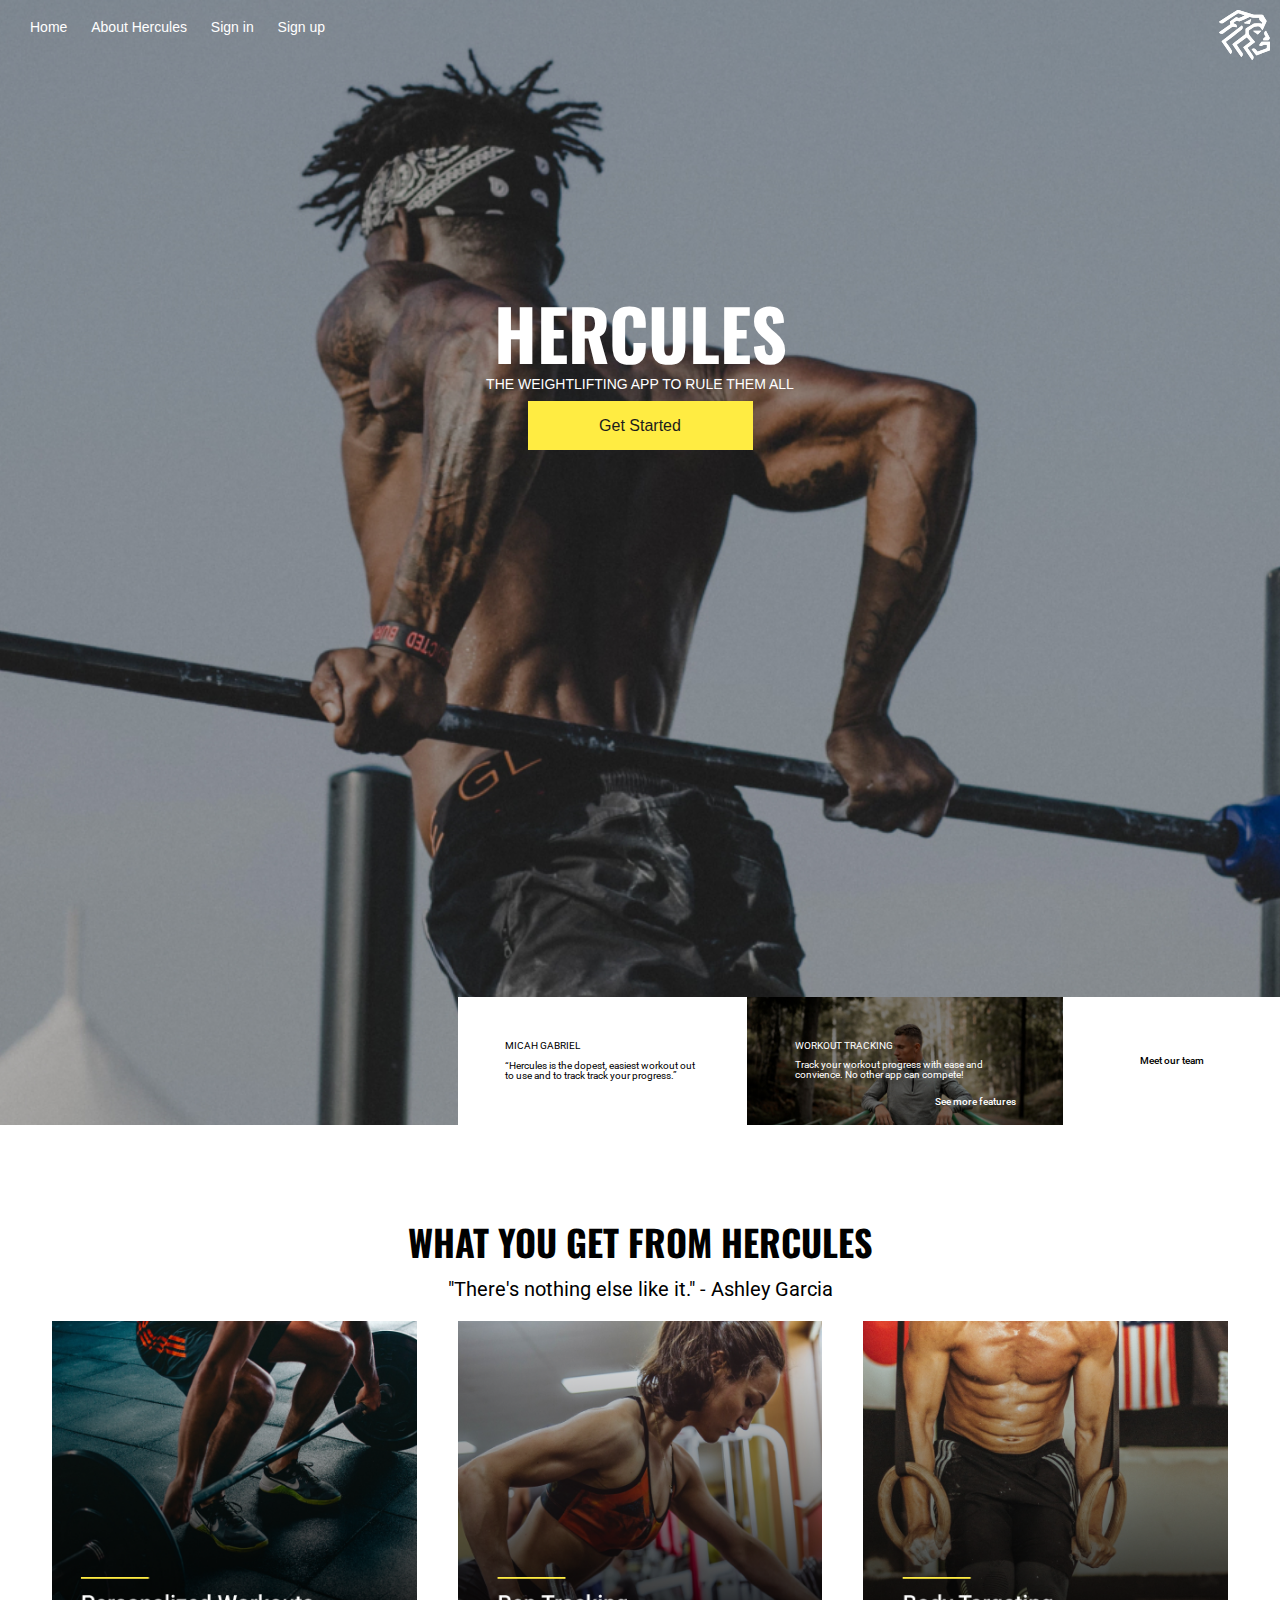
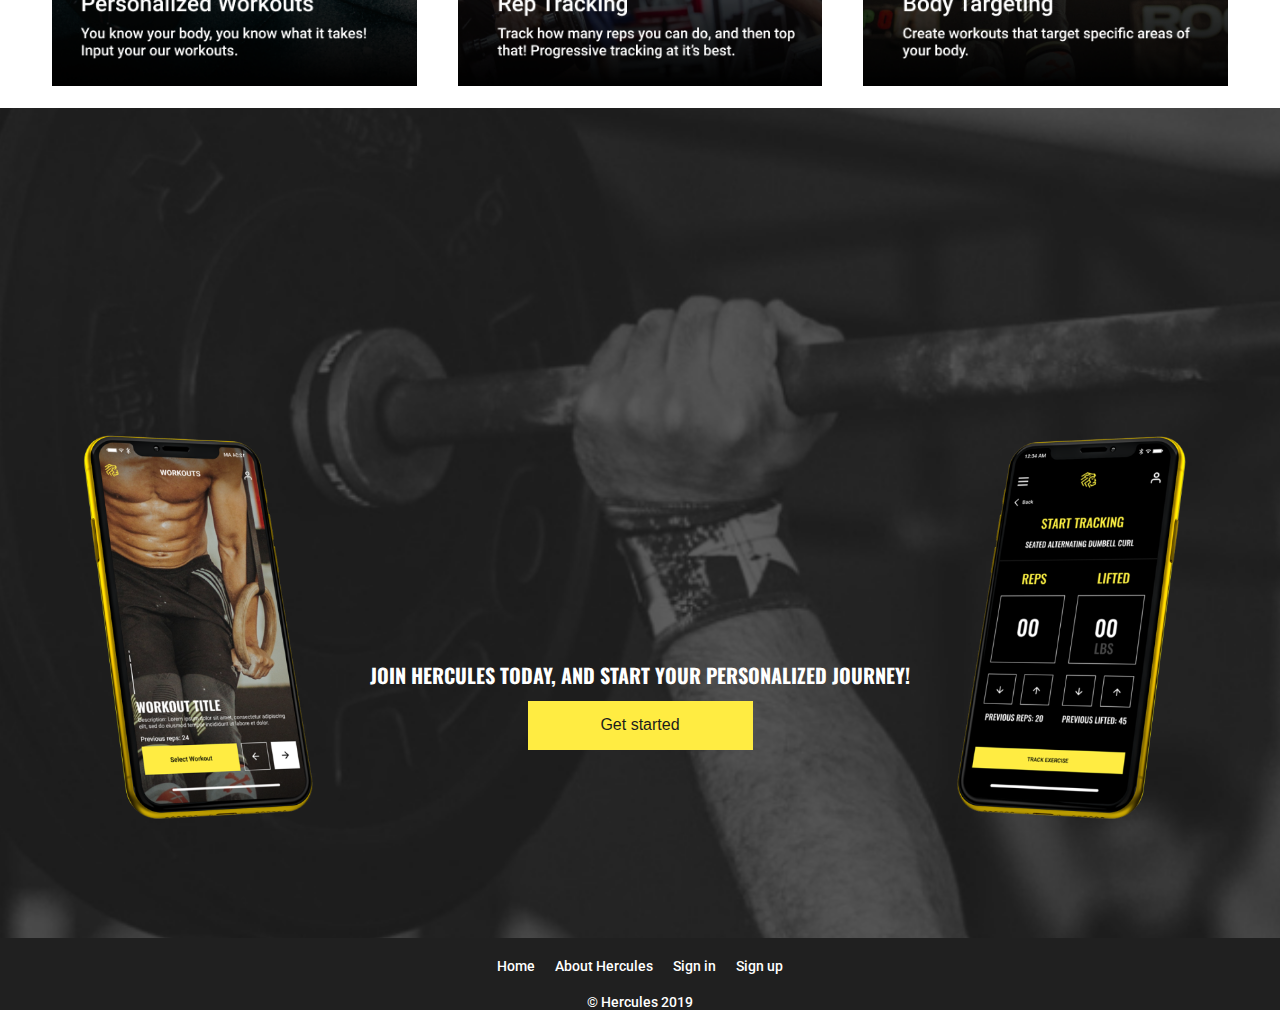
<file: index.html>
<!DOCTYPE html>
<html lang="en">
  <head>
    <meta charset="UTF-8" />
    <meta name="viewport" content="width=device-width, initial-scale=1.0" />
    <meta http-equiv="X-UA-Compatible" content="ie=edge" />
    <link
      rel="icon"
      type="image/png"
      href="./IMG/favicon-32x32.png"
      sizes="32x32"
    />
    <link
      rel="icon"
      type="image/png"
      href="./IMG/favicon-16x16.png"
      sizes="16x16"
    />
    <link
      href="https://fonts.googleapis.com/css?family=Oswald|Roboto&display=swap"
      rel="stylesheet"
    />
    <link rel="stylesheet" type="text/css" href="CSS/index.css" />
    <script src="JS/index.js" async></script>
    <title>Hercules</title>
  </head>
  <body>
    <section class="top-section">
      <header>
        <img class="hero-image" src="IMG/hero-image.jpg" />
        <div class="logo-wrapper">
          <img class="logo" src="IMG/hercules-logo.svg" alt="logo" />
          <img class="white-logo" src="IMG/hero-logo.svg" alt="logo" />
        </div>
        <div class="vl1"></div>
        <div class="vl2"></div>
        <div class="vl3"></div>
        <div class="vl4"></div>
        <div class="vl5"></div>
        <div class="vl6"></div>
        <div class="vl7"></div>
        <div class="nav-wrapper">
          <nav>
            <a href="index.html">Home</a>
            <a href="about.html">About Hercules</a>
            <a href="https://hercules-app.netlify.com/">Sign in</a>
            <a href="https://hercules-app.netlify.com/">Sign up</a>
          </nav>
        </div>
        <div class="dropdown">
          <img class="dropdown-menu" alt="hamburger menu" src="IMG/Nav.svg" />
          <div class="dropdown-content dropdown-hidden">
            <div id="close-container"><div id="close">X</div></div>
            <a class="dropdown-link" href="index.html" target="_blank">Home</a>
            <a class="dropdown-link" href="about.html" target="_blank"
              >About Hercules</a
            >
            <a
              class="dropdown-link"
              href="https://hercules-app.netlify.com/"
              target="_blank"
              >Sign in</a
            >
            <a
              class="dropdown-link"
              href="https://hercules-app.netlify.com/"
              target="_blank"
              >Sign up</a
            >
          </div>
        </div>
      </header>
      <article class="title">
        <h1>HERCULES</h1>
        <h3>THE WEIGHTLIFTING APP TO RULE THEM ALL</h3>
        <button>
          <a href="https://hercules-app.netlify.com/">Get Started</a>
        </button>
      </article>
      <div class="hero-content">
        <div class="content-1">
          <div class="content1-container">
            <h6>Micah Gabriel</h6>
            <p>
              “Hercules is the dopest, easiest workout out to use and to track
              track your progress.”
            </p>
          </div>
        </div>
        <div class="content-2">
          <div class="content2-container">
            <h6>WORKOUT TRACKING</h6>
            <p>
              Track your workout progress with ease and convience. No other app
              can compete!
            </p>
            <p
              id="see-more-features"
              href="https://hercules-app.netlify.com/"
              class="see-features"
            >
              See more features
            </p>
          </div>
        </div>
        <div class="content-3">
          <p><a id="meet-our-team" href="about.html">Meet our team</a></p>
        </div>
      </div>
    </section>
    <section class="below-hero-image">
      <div class="features">
        <div class="what-you-get">
          <h2>WHAT YOU GET FROM HERCULES</h2>
          <h3>"There's nothing else like it." - Ashley Garcia</h3>
        </div>
        <div class="examples-of-features">
          <div class="feature">
            <img src="IMG/Feature-1.png" />
          </div>
          <div class="feature">
            <img src="IMG/Feature-2.png" />
          </div>
          <div class="feature feature3">
            <img src="IMG/Feature-3.png" />
          </div>
        </div>
      </div>
      <div class="get-started">
        <img class="rectangle-image" src="IMG/rectangle-image.jpg" />
        <img class="iphone-left" src="IMG/iphone-left.png" />
        <img class="iphone-right" src="IMG/iphone-right.png" />
        <div class="text">
          <h2>JOIN HERCULES TODAY, AND START YOUR PERSONALIZED JOURNEY!</h2>
          <button href="https://hercules-app.netlify.com/">Get started</button>
        </div>
      </div>
      <footer class="landing-footer">
        <nav>
          <a href="index.html">Home</a>
          <a href="about.html">About Hercules</a>
          <a href="https://hercules-app.netlify.com/">Sign in</a>
          <a href="https://hercules-app.netlify.com/">Sign up</a>
        </nav>
        <small class="copyright">© Hercules 2019</small>
      </footer>
    </section>
  </body>
</html>
</file>
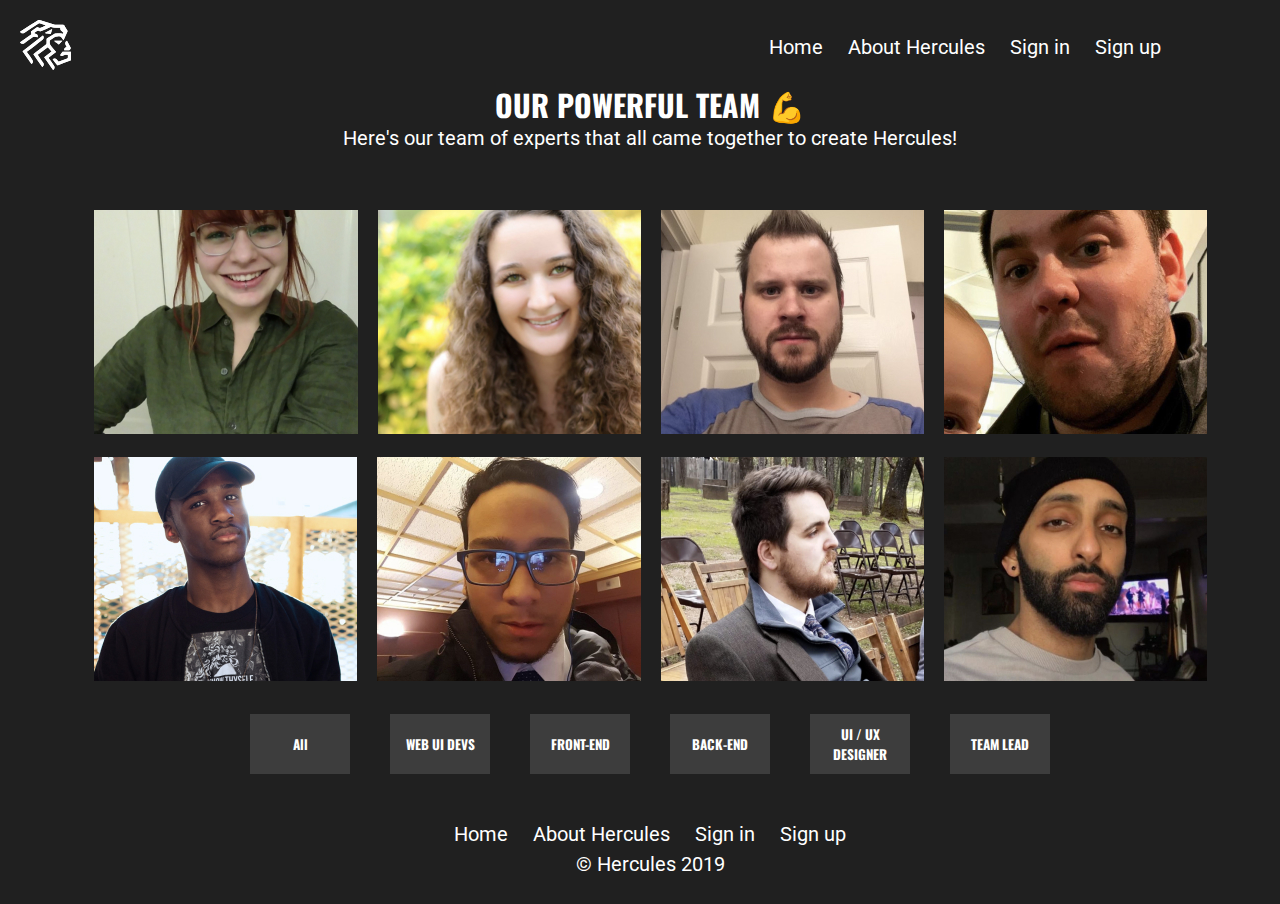
<file: about.html>
<!DOCTYPE html>
<html lang="en">
<head>
    <meta charset="UTF-8">
    <meta name="viewport" content="width=device-width, initial-scale=1.0">
    <meta http-equiv="X-UA-Compatible" content="ie=edge">
    <title>Hercules</title>
    <link href="https://fonts.googleapis.com/css?family=Oswald|Roboto&display=swap" rel="stylesheet">
    <link rel="stylesheet" type="text/css" href="CSS/index.css">
    <script src="JS/index.js" async></script>
</head>
<body class="about-body">
    <section class="top-about">
            <div class="logo-wrapper">
                <img class="logo" src="IMG/hero-logo.svg" alt="logo">
            </div>
            <div class="nav-wrapper">
                <nav>
                    <a href="index.html">Home</a>
                    <a href="about.html">About Hercules</a>
                    <a href="https://hercules-app.netlify.com/">Sign in</a>
                    <a href="https://hercules-app.netlify.com/">Sign up</a>
                </nav>
            </div>
    </section>
    <main>
        <section class="title">
            <h1>OUR POWERFUL TEAM 💪</h1>
            <p>Here's our team of experts that all came together to create Hercules!</p>
        </section>
        <section class="all-people">
            <section class="people" data-job="team-lead">
                <div class="container-person">
                        <div class="person">
                            <div class="img-container">
                                <img src="IMG/Rectangle-0.jpg" />
                            </div>
                        </div>
                </div>
            </section>
            <section class="people" data-job="ui-developer">
                    <div class="container-person">
                            <div class="person">
                                <div class="img-container">
                                    <img src="IMG/Rectangle-1.jpg" />
                                </div>
                            </div>
                    </div>
            </section>
            <section class="people" data-job="ui-developer">
                    <div class="container-person">
                            <div class="person">
                                <div class="img-container">
                                    <img src="IMG/Rectangle-2.jpg" />
                                </div>
                            </div>
                    </div>
            </section>
            <section class="people" data-job="ui-developer">
                    <div class="container-person">
                            <div class="person">
                                <div class="img-container">
                                    <img src="IMG/Rectangle-3.jpg" />
                                </div>
                            </div>
                    </div>
            </section>
            <section class="people" data-job="ux-designer">
                    <div class="container-person">
                            <div class="person">
                                <div class="img-container">
                                    <img src="IMG/Rectangle-4.jpg" />
                                </div>
                            </div>
                    </div>
            </section>
            <section class="people" data-job="front-end">
                    <div class="container-person">
                            <div class="person">
                                <div class="img-container">
                                    <img src="IMG/Rectangle-5.jpg" />
                                </div>
                            </div>
                    </div>
            </section>
            <section class="people" data-job="front-end">
                    <div class="container-person">
                            <div class="person">
                                <div class="img-container">
                                    <img src="IMG/Rectangle-6.jpg" />
                                </div>
                            </div>
                    </div>
            </section>
            <section class="people" data-job="back-end">
                    <div class="container-person">
                            <div class="person">
                                <div class="img-container">
                                    <img src="IMG/Rectangle-7.jpg" />
                                </div>
                            </div>
                    </div>
            </section>
        </section>
    </main>
    <section class="buttons">
        <button class="job-button" data-job="all">All</button>
        <button class="job-button" data-job="ui-developer">WEB UI DEVS</button>
        <button class="job-button" data-job="front-end">FRONT-END</button>
        <button class="job-button" data-job="back-end">BACK-END</button>
        <button class="job-button" data-job="ux-designer">UI / UX DESIGNER</button>
        <button class="job-button" data-job="team-lead">TEAM LEAD</button>
    </section>
    <footer class="about-footer">
            <nav>
                <a href="index.html">Home</a>
                <a href="about.html">About Hercules</a>
                <a href="https://hercules-app.netlify.com/">Sign in</a>
                <a href="https://hercules-app.netlify.com/">Sign up</a>
            </nav>
            <small class="copyright">© Hercules 2019</small>
        </footer>
</body>
</html>
</file>
<file: CSS/index.css>
/* http://meyerweb.com/eric/tools/css/reset/ 
   v2.0 | 20110126
   License: none (public domain)
*/
html,
body,
div,
span,
applet,
object,
iframe,
h1,
h2,
h3,
h4,
h5,
h6,
p,
blockquote,
pre,
a,
abbr,
acronym,
address,
big,
cite,
code,
del,
dfn,
em,
img,
ins,
kbd,
q,
s,
samp,
small,
strike,
strong,
sub,
sup,
tt,
var,
b,
u,
i,
center,
dl,
dt,
dd,
ol,
ul,
li,
fieldset,
form,
label,
legend,
table,
caption,
tbody,
tfoot,
thead,
tr,
th,
td,
article,
aside,
canvas,
details,
embed,
figure,
figcaption,
footer,
header,
hgroup,
menu,
nav,
output,
ruby,
section,
summary,
time,
mark,
audio,
video {
  margin: 0;
  padding: 0;
  border: 0;
  font-size: 100%;
  font: inherit;
  vertical-align: baseline;
}
/* HTML5 display-role reset for older browsers */
article,
aside,
details,
figcaption,
figure,
footer,
header,
hgroup,
menu,
nav,
section {
  display: block;
}
body {
  line-height: 1;
}
ol,
ul {
  list-style: none;
}
blockquote,
q {
  quotes: none;
}
blockquote:before,
blockquote:after,
q:before,
q:after {
  content: '';
  content: none;
}
table {
  border-collapse: collapse;
  border-spacing: 0;
}
.width-100 {
  width: 100%;
}
html {
  font-size: 62.5%;
  box-sizing: border-box;
}
a {
  color: inherit;
  text-decoration: none;
}
html body {
  width: 100%;
}
.top-section {
  width: 100%;
}
.top-section .dropdown .dropdown-menu {
  position: absolute;
  z-index: 3;
  left: 0;
  margin: 1rem;
}
@media (min-width: 1000px) {
  .top-section .dropdown .dropdown-menu {
    display: none;
  }
}
.top-section .nav-wrapper {
  display: none;
}
@media (min-width: 1000px) {
  .top-section .nav-wrapper {
    position: absolute;
    display: flex;
    z-index: 3;
    color: white;
    padding: 2rem;
    font-family: "Roboto Medium", sans-serif;
    font-size: 1.4rem;
    width: 50%;
  }
  .top-section .nav-wrapper nav a:hover {
    color: #ffec42;
  }
}
@media (min-width: 1000px) and (min-width: 1000px) {
  .top-section .nav-wrapper nav a {
    padding: 1rem;
  }
}
.top-section .hero-image {
  position: absolute;
  z-index: 1;
  top: 0;
  left: 0;
  width: 100%;
  height: 125vh;
  object-fit: cover;
}
.top-section .logo-wrapper {
  width: 25%;
  z-index: 2;
  position: absolute;
  display: flex;
  right: 0;
  justify-content: flex-end;
  padding: 1rem;
}
.top-section .logo-wrapper .logo {
  right: 0;
}
@media (min-width: 1000px) {
  .top-section .logo-wrapper .logo {
    display: none;
  }
}
.top-section .logo-wrapper .white-logo {
  display: none;
}
@media (min-width: 1000px) {
  .top-section .logo-wrapper .white-logo {
    display: flex;
  }
}
.top-section .title {
  z-index: 3;
  color: white;
  position: absolute;
  text-align: center;
  font-family: "Roboto", sans-serif;
  top: 20%;
  display: flex;
  flex-direction: column;
  justify-content: center;
  width: 100%;
}
@media (min-width: 1000px) {
  .top-section .title {
    top: 33%;
  }
}
.top-section .title h1 {
  font-size: 7rem;
  font-weight: bold;
  font-family: "Oswald", sans-serif;
}
.top-section .title h3 {
  font-size: 1.4rem;
  font-family: "Roboto Regular", sans-serif;
  padding: 1rem;
}
.top-section .title button {
  background-color: #ffec42;
  border: none;
  color: #1c1c1c;
  width: 22.5rem;
  height: 4.9rem;
  text-decoration: none;
  display: inline-block;
  font-size: 1.6rem;
  text-align: center;
  margin: 0 auto;
}
.top-section .title button:hover {
  background-color: #1c1c1c;
  border: 1px solid #ffec42;
  color: #ffec42;
}
.top-section .hero-content {
  display: none;
  position: absolute;
  z-index: 500;
  right: 0;
  bottom: -25%;
  justify-content: flex-end;
  width: 64.2%;
  font-family: "Roboto", sans-serif;
}
@media (min-width: 1000px) {
  .top-section .hero-content {
    display: flex;
  }
}
.top-section .hero-content .content-1 {
  background-color: white;
  display: flex;
  flex-direction: column;
  justify-content: center;
  align-items: center;
  width: 40%;
}
.top-section .hero-content .content-1 .content1-container {
  width: 68%;
}
.top-section .hero-content .content-1 .content1-container h6 {
  font-size: 1rem;
  margin: 0;
  text-transform: uppercase;
}
.top-section .hero-content .content-1 .content1-container p {
  margin: 0;
  margin-top: 5%;
}
.top-section .hero-content .content-2 {
  background-image: url("../IMG/runner.jpg");
  background-repeat: no-repeat;
  background-size: cover;
}
.top-section .hero-content .content-2 .content2-container {
  display: flex;
  flex-direction: column;
  justify-content: center;
  margin: 0 auto;
  width: 70%;
}
.top-section .hero-content .content-2 .content2-container h6 {
  color: white;
  text-align: left;
  margin: 0;
  margin-top: 20%;
  font-size: 1rem;
  margin-bottom: 4%;
}
.top-section .hero-content .content-2 .content2-container p {
  color: white;
  margin: 0;
}
.top-section .hero-content .content-2 .content2-container .see-features {
  color: white;
  text-align: right;
  margin-bottom: 8%;
  font-weight: 500;
  padding-top: 8%;
}
.top-section .hero-content .content-3 {
  background-color: white;
  display: flex;
  flex-direction: column;
  justify-content: center;
  align-items: center;
  text-align: center;
  width: 30%;
  font-weight: 500;
}
.below-hero-image {
  position: absolute;
  top: 135%;
  width: 100%;
}
.below-hero-image .features {
  top: 30rem;
  width: 100%;
}
.below-hero-image .features .what-you-get {
  text-align: center;
  width: 100%;
}
.below-hero-image .features .what-you-get h2 {
  text-align: center;
  font-family: "Oswald", sans-serif;
  font-style: normal;
  font-weight: bold;
  font-size: 3.6rem;
  line-height: 5.3rem;
}
.below-hero-image .features .what-you-get h3 {
  font-family: "Roboto", sans-serif;
  font-style: normal;
  font-weight: normal;
  font-size: 2rem;
  line-height: 2.3rem;
  text-align: center;
  padding: 1rem;
}
.below-hero-image .features .examples-of-features {
  width: 95%;
  text-align: center;
  display: flex;
  flex-direction: column;
  justify-content: center;
  margin: 0 auto;
}
@media (min-width: 1000px) {
  .below-hero-image .features .examples-of-features {
    flex-direction: row;
  }
}
.below-hero-image .features .examples-of-features .feature {
  width: 100%;
  padding-top: 1rem;
  padding-bottom: 2rem;
}
.below-hero-image .features .examples-of-features .feature img {
  width: 90%;
}
#meet-our-team:hover {
  font-weight: bold;
  text-decoration: underline;
}
#see-more-features:hover {
  font-weight: bold;
  text-decoration: underline;
}
.get-started {
  width: 100%;
  text-align: center;
}
.get-started .rectangle-image {
  z-index: 1;
  width: 100%;
  height: 100vh;
  object-fit: cover;
}
.get-started .iphone-left {
  display: none;
}
@media (min-width: 1000px) {
  .get-started .iphone-left {
    width: 30%;
    bottom: 15rem;
    left: 4rem;
    display: block;
    z-index: 2;
    position: absolute;
  }
}
.get-started .iphone-right {
  display: none;
}
@media (min-width: 1000px) {
  .get-started .iphone-right {
    width: 30%;
    bottom: 15rem;
    z-index: 2;
    position: absolute;
    right: 5rem;
    display: block;
  }
}
.get-started .text {
  z-index: 3;
  width: 100%;
  color: white;
  font-family: "Oswald", sans-serif;
  font-style: normal;
  font-weight: bold;
  font-size: 2rem;
  line-height: 3.2rem;
  bottom: 25rem;
  position: absolute;
}
.get-started .text button {
  background-color: #ffec42;
  border: none;
  color: #1c1c1c;
  width: 22.5rem;
  height: 4.9rem;
  text-decoration: none;
  display: inline-block;
  font-size: 1.6rem;
  text-align: center;
  margin: 1rem auto;
}
.get-started .text button:hover {
  background-color: #1c1c1c;
  border: 1px solid #ffec42;
  color: #ffec42;
}
.landing-footer {
  background-color: #202020;
  color: white;
  display: flex;
  flex-direction: column;
  width: 100%;
  font-family: "Roboto", sans-serif;
  font-style: normal;
  font-weight: 500;
  font-size: 1.4rem;
  line-height: 1.6rem;
  text-align: center;
  z-index: 3;
  position: absolute;
  bottom: 0;
}
.landing-footer nav {
  margin: 1rem;
  display: flex;
  flex-direction: column;
}
@media (min-width: 1000px) {
  .landing-footer nav {
    flex-direction: row;
    justify-content: center;
  }
}
.landing-footer nav a {
  margin: 1rem;
}
.landing-footer nav a:hover {
  color: #ffec42;
}
.about-body {
  background-color: #202020;
  color: white;
  padding: 1rem;
  font-size: 2rem;
  font-family: 'Roboto', sans-serif;
}
.about-body a:hover {
  color: #ffec42;
}
.about-body .top-about {
  display: flex;
  padding: 1rem;
}
.about-body .top-about .logo-wrapper {
  width: 50%;
}
@media (max-width: 800px) {
  .about-body .top-about .logo-wrapper {
    width: 25%;
  }
}
@media (max-width: 500px) {
  .about-body .top-about .logo-wrapper {
    width: 10%;
  }
}
.about-body .top-about .nav-wrapper {
  width: 50%;
  display: flex;
  justify-content: center;
  align-items: center;
}
@media (max-width: 800px) {
  .about-body .top-about .nav-wrapper {
    width: 75%;
  }
}
@media (max-width: 500px) {
  .about-body .top-about .nav-wrapper {
    width: 90%;
    font-size: 1.2rem;
  }
}
.about-body .top-about .nav-wrapper nav a {
  padding: 1rem;
}
.about-body main .title {
  text-align: center;
  font-family: 'Oswald', sans-serif;
  font-style: normal;
  font-weight: bold;
  font-size: 3rem;
  line-height: 4.4rem;
}
.about-body main .title p {
  font-family: 'Roboto';
  font-style: normal;
  font-weight: normal;
  font-size: 2rem;
  line-height: 2.3rem;
  text-align: center;
  margin-bottom: 5rem;
}
.about-body main .all-people {
  display: flex;
  flex-wrap: wrap;
  justify-content: center;
}
.about-body main .all-people .people {
  padding: 1rem;
}
.about-body .buttons {
  display: flex;
  justify-content: center;
}
@media (max-width: 500px) {
  .about-body .buttons {
    flex-direction: column;
    align-items: center;
  }
}
.about-body .buttons button {
  background-color: #3d3d3d;
  color: white;
  border: none;
  margin: 2rem;
  padding: 1rem;
  width: 10rem;
  font-family: 'Oswald', sans-serif;
  font-style: normal;
  font-weight: bold;
}
.about-body .buttons button:hover {
  background-color: #ffec42;
  color: #1c1c1c;
}
.about-body .about-footer {
  margin: 2rem;
  display: flex;
  flex-direction: column;
  text-align: center;
}
.about-body .about-footer nav {
  padding: 1rem;
}
.about-body .about-footer nav a {
  padding: 1rem;
}
.active-element {
  border: 2px solid orange;
}
.display-dropdown {
  display: flex;
  font-family: "Roboto", sans-serif;
  font-size: 1.8rem;
  flex-direction: column;
  background: #202020;
  position: absolute;
  left: 0;
  padding-top: 1.4rem;
  top: 0rem;
  z-index: 5;
  color: white;
  border: 2px solid black;
  width: 40%;
}
.display-dropdown #close-container {
  display: flex;
  justify-content: flex-end;
  padding-right: 1rem;
}
.display-dropdown a {
  padding: 1rem;
}
.display-dropdown a:hover {
  background: #ffec42;
  color: black;
}
</file>
